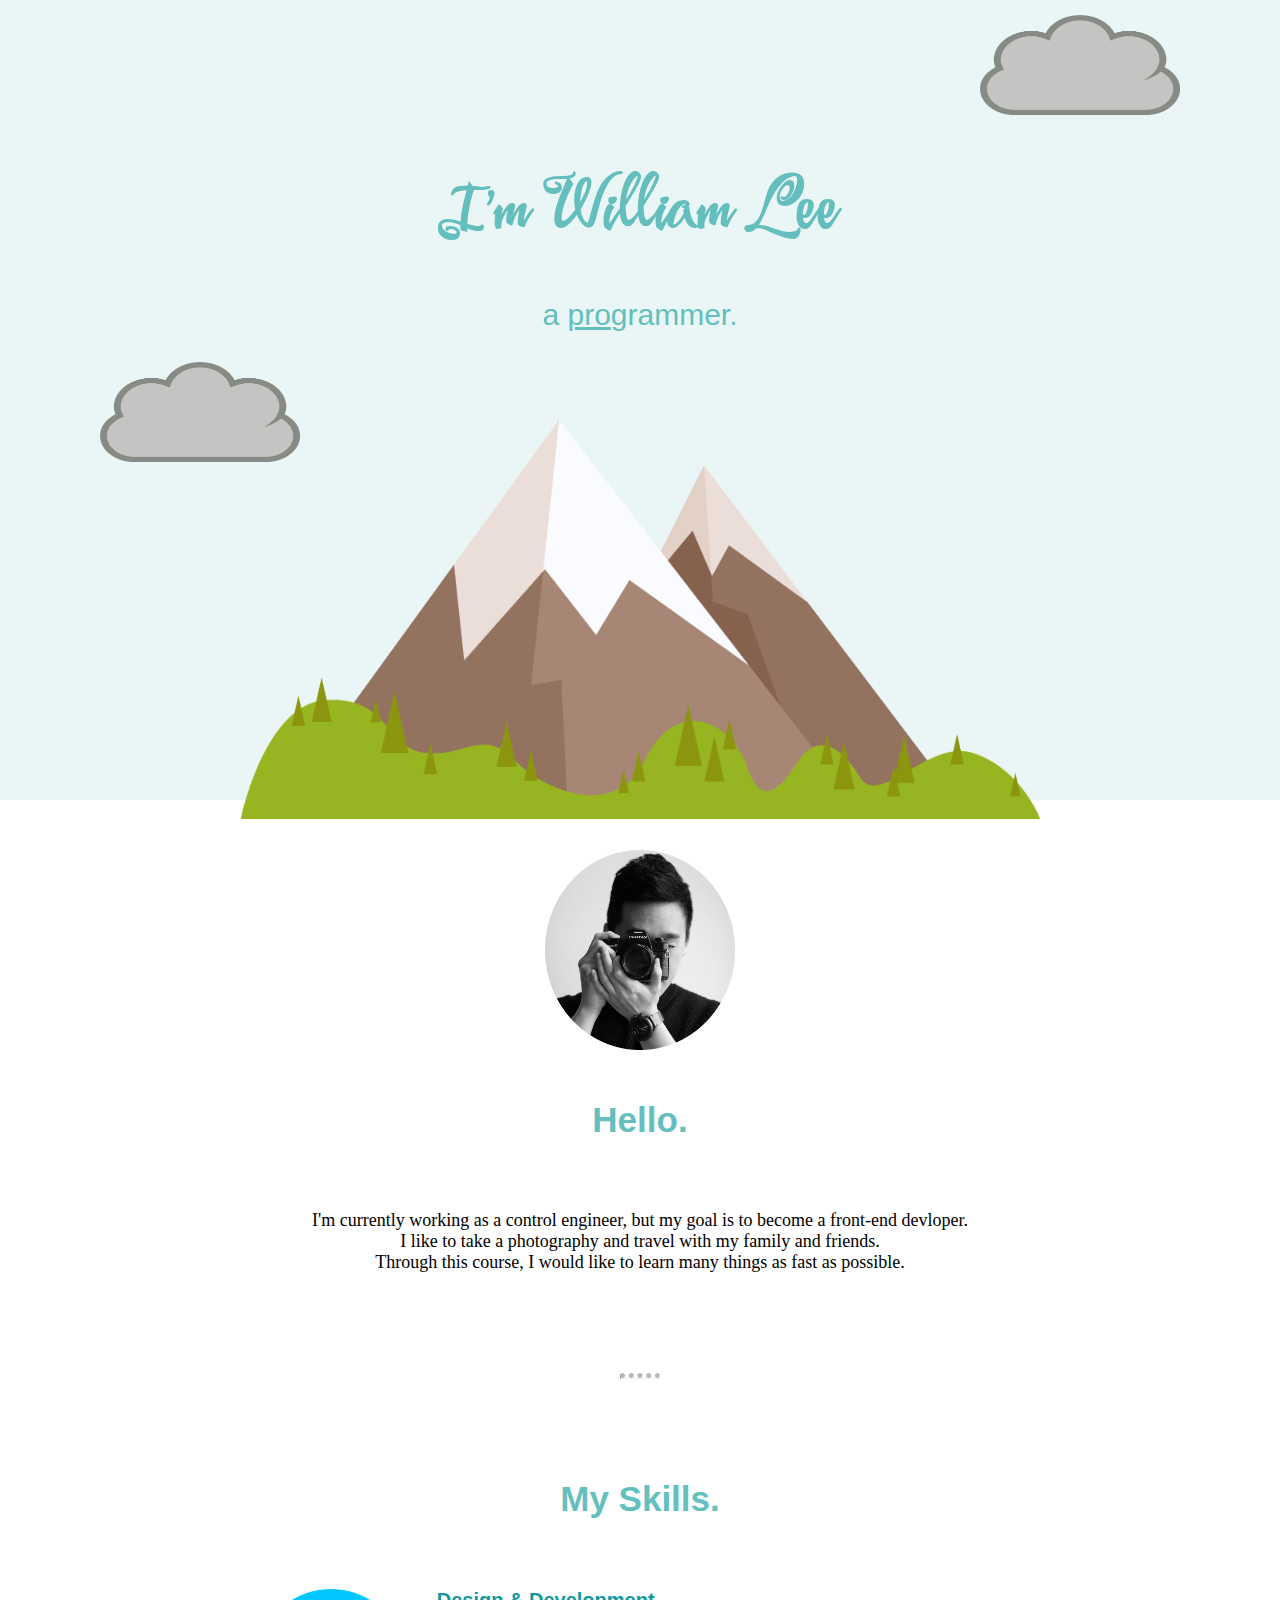
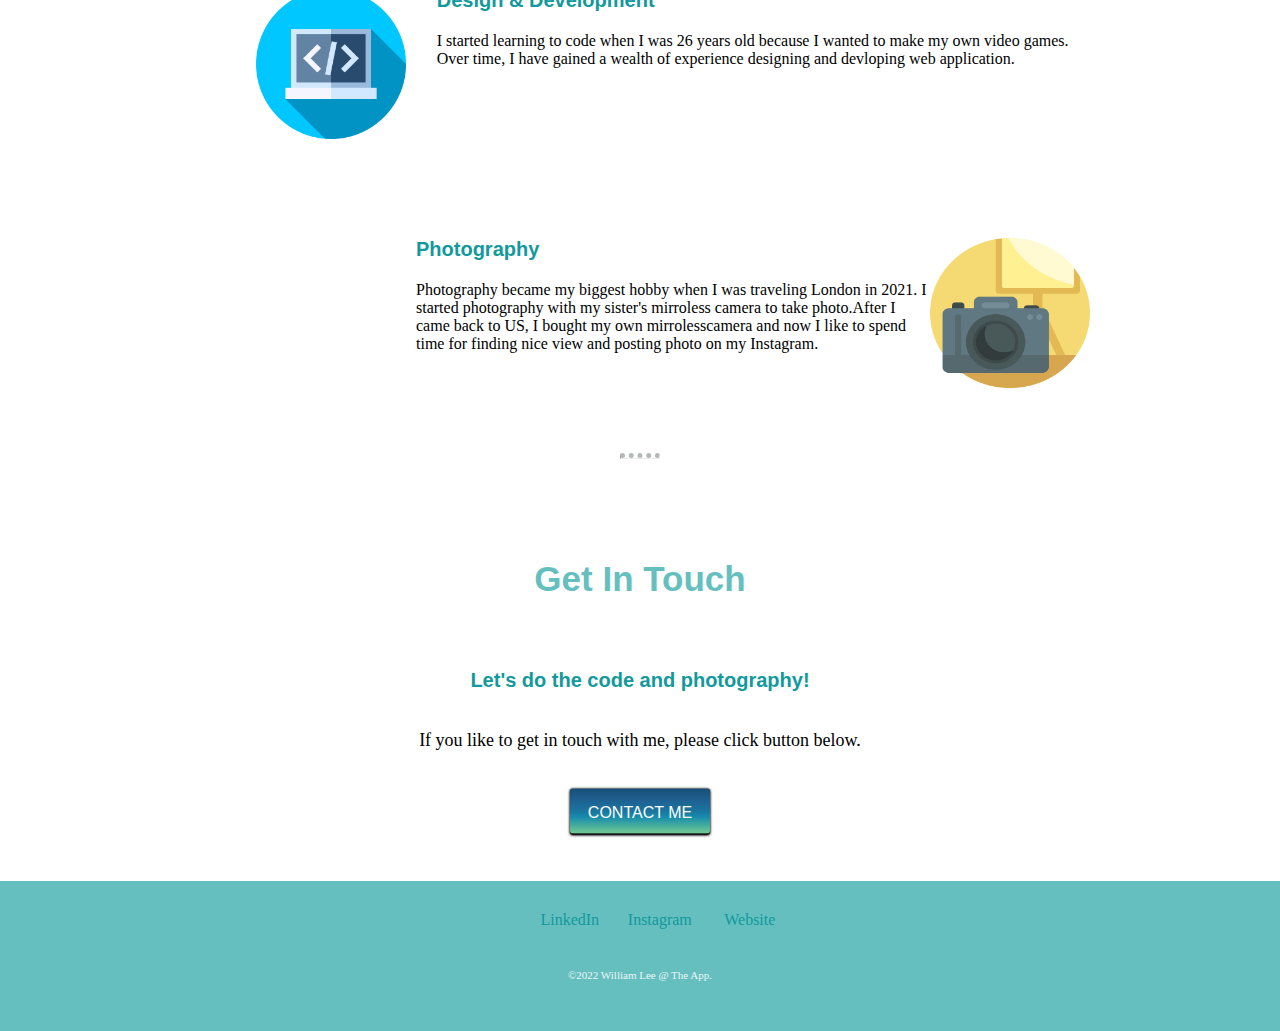
<file: index.html>
<!DOCTYPE html>
<html lang="en" dir="ltr">
  <head>
    <meta charset="utf-8" />
    <link rel="stylesheet" href="styles.css" />
    <link rel="preconnect" href="https://fonts.googleapis.com" />
    <link rel="preconnect" href="https://fonts.gstatic.com" crossorigin />
    <link
      href="https://fonts.googleapis.com/css2?family=Festive&display=swap"
      rel="stylesheet"
    />
    <link
      href="https://fonts.googleapis.com/css2?family=Festive&display=swap"
      rel="stylesheet"
    />
    <link rel="preconnect" href="https://fonts.googleapis.com">
<link rel="preconnect" href="https://fonts.gstatic.com" crossorigin>
<link href="https://fonts.googleapis.com/css2?family=Festive&display=swap" rel="stylesheet">

    <title>William's Personal Site</title>
  </head>

  <body>
    <div class="top">
      <img src="cloud.png" alt="cloud" width="200" height="100" id="cloud1">
      <h1>I'm William Lee</h1>
      <p id="sub">a <span id="pro">pro</span>grammer.</p>
      <img src="cloud.png" alt="cloud" width="200" height="100" id="cloud2">
      <img src="Mountain.png" alt="cloud" width="800" height="400" id="mountain">
    </div>
    </div>
    
    <img
      src="Profile_Pic_Circle.png"
      id="profile_pic"
      alt="William Profile Picture"
      height="200"
      width="190"
    />

    <h2>
      Hello.
    </h2>
    <p id ="about_me">
      I'm currently working as a control engineer, but my goal is to become a front-end devloper.<br> 
      I like to take a photography and travel with my family and friends. <br>
      Through this course, I would like to learn many things as fast as possible.
    </p>
    <hr/>
    <h2>
      My Skills.
    </h2>
    <div class="skill_section">
      
      <h3 id= "coding"><img
        src="coding.png"
        id="coding_img"
        alt="coding_img"
        height="150"
        width="150"
      >Design & Development</h3>
  
      <p id="skill">
        I started learning to code when I was 26 years old because I wanted to make my own video games.<br>
        Over time, I have gained a wealth of experience designing and devloping web application.
      </p>
      
    </div>
    
    <div class="photography_section">
      
      <h3 id="photo">
        <img
        src="photography.png"
        id="photography_img"
        alt="photography_img"
        height="150"
        width="160">
        Photography
      </h3>
      
      <p id="photography">
        Photography became my biggest hobby when I was traveling London in 2021. I started photography with my sister's mirroless camera to take photo.After I came back to US, I bought my own mirrolesscamera and now I like to spend time for finding nice view and posting photo on my Instagram. </p>
      
      </div>

    <hr/>

    <h2>Get In Touch</h3>
    <h3 id="contact_comment1">Let's do the code and photography!</h3>
    <p id="contact_comment">If you like to get in touch with me, please click button below.</p>
    
    <div class="button_container">
      <div class="button_center">
        <button type="button" class="contact_btn">CONTACT ME</button>
      </div>
    </div>

    <div class="footer">
      <div class ="row">
        <div class ="column">
          <p id="link"> LinkedIn</p>
        </div>
        <div class ="column">
          <p id="link"> Instagram</p>
        </div>
        <div class ="column">
          <p id="link"> Website</p>
        </div>
        
      </div>

      <div class ="last">
        <p>©2022 William Lee @ The App. </p>
      </div>
    </div>
    
    
  </body>
</html>
</file>
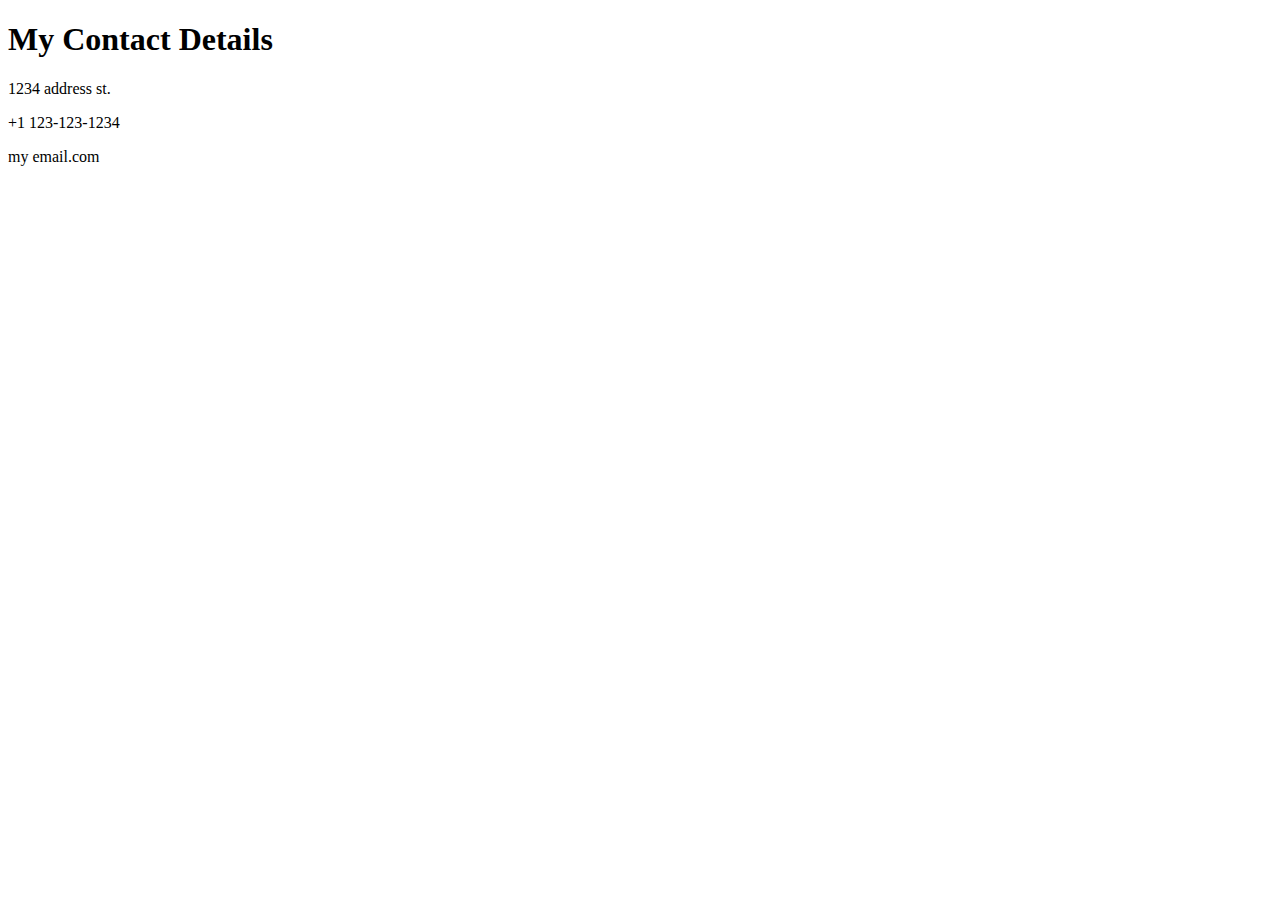
<file: Contact.html>
<!DOCTYPE html>
<html lang="en" dir="ltr">
  <head>
    <meta charset="utf-8">
    <title>Contact Me</title>
  </head>
  <body>
    <h1>My Contact Details</h1>
    <p>1234 address st.</p>
    <p>+1 123-123-1234</p>
    <p>my email.com</p>

  </body>
</html>
</file>
<file: styles.css>
* {
  margin: 0;
  box-sizing: border-box;
}

h1 {
  text-align: center;
  padding-top: 150px;
  font-family: "Festive", cursive;
  font-size: 70px;
  vertical-align: middle;
  color: #64bebe;
}
#sub {
  text-align: center;
  vertical-align: middle;
  margin-top: 30px;
  margin-bottom: 30px;
  font-family: "Festive", cursive;
  font-family: "Ubuntu", sans-serif;
  font-size: 30px;
  color: #64bebe;
}

.top {
  height: 800px;
  width: 100%;
  background-color: #eaf6f6;
  text-align: center;
  position: relative;
}

#pro {
  text-decoration: underline;
}

#cloud1 {
  position: absolute;
  right: 100px;
  top: 15px;
}

#cloud2 {
  position: absolute;
  left: 100px;
}

#mountain {
  margin-top: 57px;
}

#profile_pic {
  display: block;
  margin-top: 50px;
  margin-left: auto;
  margin-right: auto;
  position: relative;
}

h2 {
  margin-top: 40px;
  text-align: center;
  display: block;
  position: relative;
  color: #66BFBF;
  font-size: 35px;
  font-family: Arial, Helvetica, sans-serif;
  margin-top: 50px;
  margin-bottom: 70px;
}

#coding {
  
  margin-left: 20%;
  display: block;
  color: #11999E;
  font-size: 20px;
  font-family: Arial, Helvetica, sans-serif;
  
}

#about_me {
  margin-top: 60px;
  text-align: center;
  font-size: 18px;
  display: block;
  font-family: "Times New Roman", Times, serif;
  font-weight: 400;
}

hr {
  width: 40px;
  border-top: 5px dotted #b5b8b8;
  margin: auto;
  margin-top: 100px;
  margin-bottom: 100px;
}

.skill_section{
  margin-bottom: 170px;
  margin-left: auto;
  margin-right: auto;
}
#coding_img{
  float: left;
  margin-right: 3%;
}

#skill{
  text-align: left;
  margin-top: 20px;
}

#photo{

  margin-left: 32.5%;
  display: block;
  color: #11999E;
  font-size: 20px;
  font-family: Arial, Helvetica, sans-serif;

}


#photography_img{
  margin-right: 22%;
  float: right;
}

#photography{
  width: 40%;
  text-align: left;
  margin-top: 20px;
  margin-left: 32.5%;
}

#contact_comment1{
  text-align: center;
  display: block;
  color: #11999E;
  font-size: 20px;
  font-family: Arial, Helvetica, sans-serif;
}


#contact_comment{
  text-align: center;
  font-size: 18px;
  display: block;
  margin-top: 3%;
  font-family: "Times New Roman", Times, serif;
}

.button_container{
  margin-top: 60px;
  margin-bottom: 40px;
  width: 100%;
  height: 30px;
  position: relative;
}

.button_center{
  margin:0;
  position: absolute;
  left: 50%;
  -ms-transform: translate(-50%, -50%);
  transform: translate(-50%, -50%);
}

.contact_btn{
  font-family: Arial, Helvetica, sans-serif;
  height: 45px;
  width: 140px;
  background-color:#66BFBF;
  border: none;
  color: white;
  text-align: center;
  text-decoration: none;
  display: inline-block;
  font-size: 16px;
  margin: 4px 2px;
  cursor: pointer;
  border-radius: 3px;
  padding:15px;
  box-shadow: 0 1px 3px rgba(0,0,0.12), 0 1px 2px rgba(0,0,0.24);
  background-image: linear-gradient(to top,#76C893 0%, #52B69A 12.5%, #34A0A4 25%, #168AAD 37.5%, #1A759F 50%, #1E6091 75%, #184E77 100%);
}
.contact_btn:hover{
  box-shadow: 0 10px 20px rgba(0,0,0,0.19), 0 6px 6px rgba(0,0,0,0.23);
  margin: 8px 10px 12px;
}

.footer{
  width: 100%;
  height:150px;
  background-color: #66BFBF;
  text-align: center;
  
}

.column{
  float:left;
  width: 90px;
  padding: 10px;
  text-align: center;
  position: relative;
  left: 41%;
  color: #11999E;
}
.row{
  top:20px;
  position: relative;
}
.row:after{
  content:"";
  display: table;
  clear: both;
}

.last{
  color: #EAF6F6;
  font-size: 11px;
  margin-top: 50px;
}
</file>
